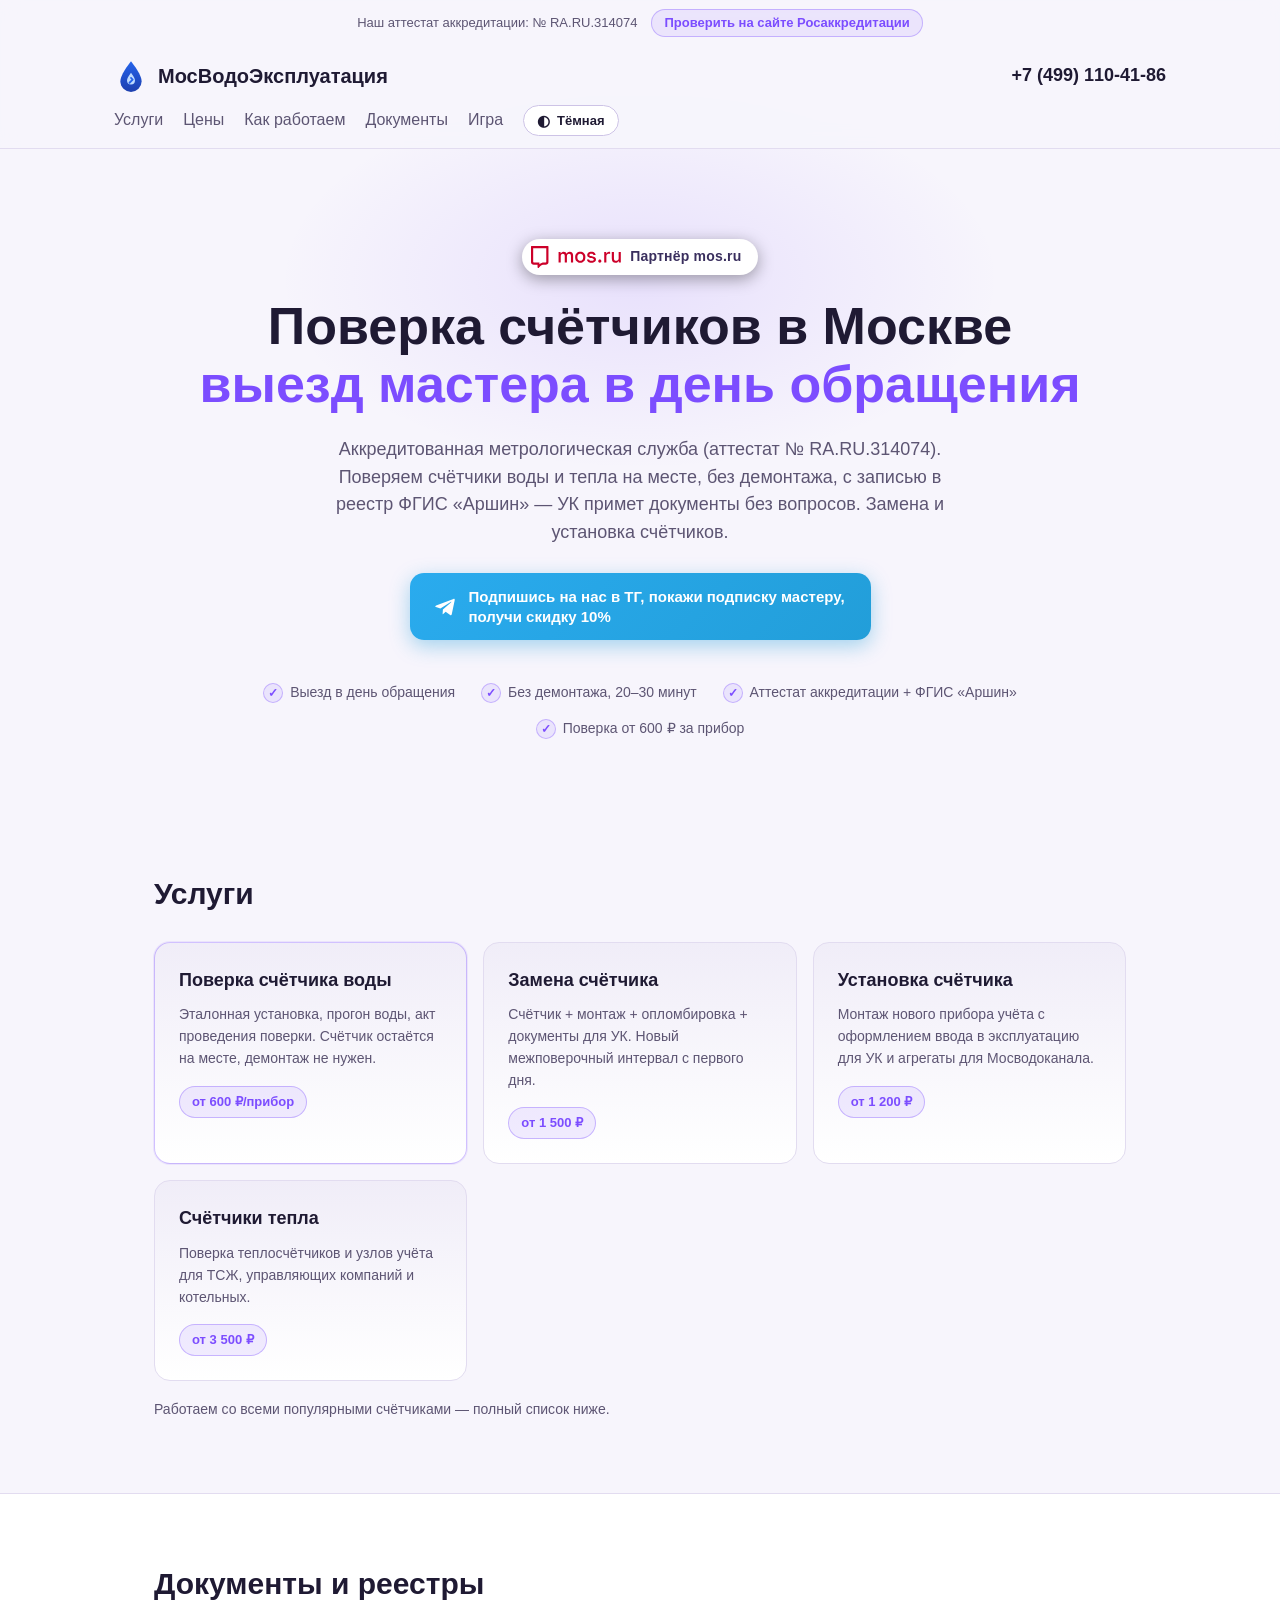
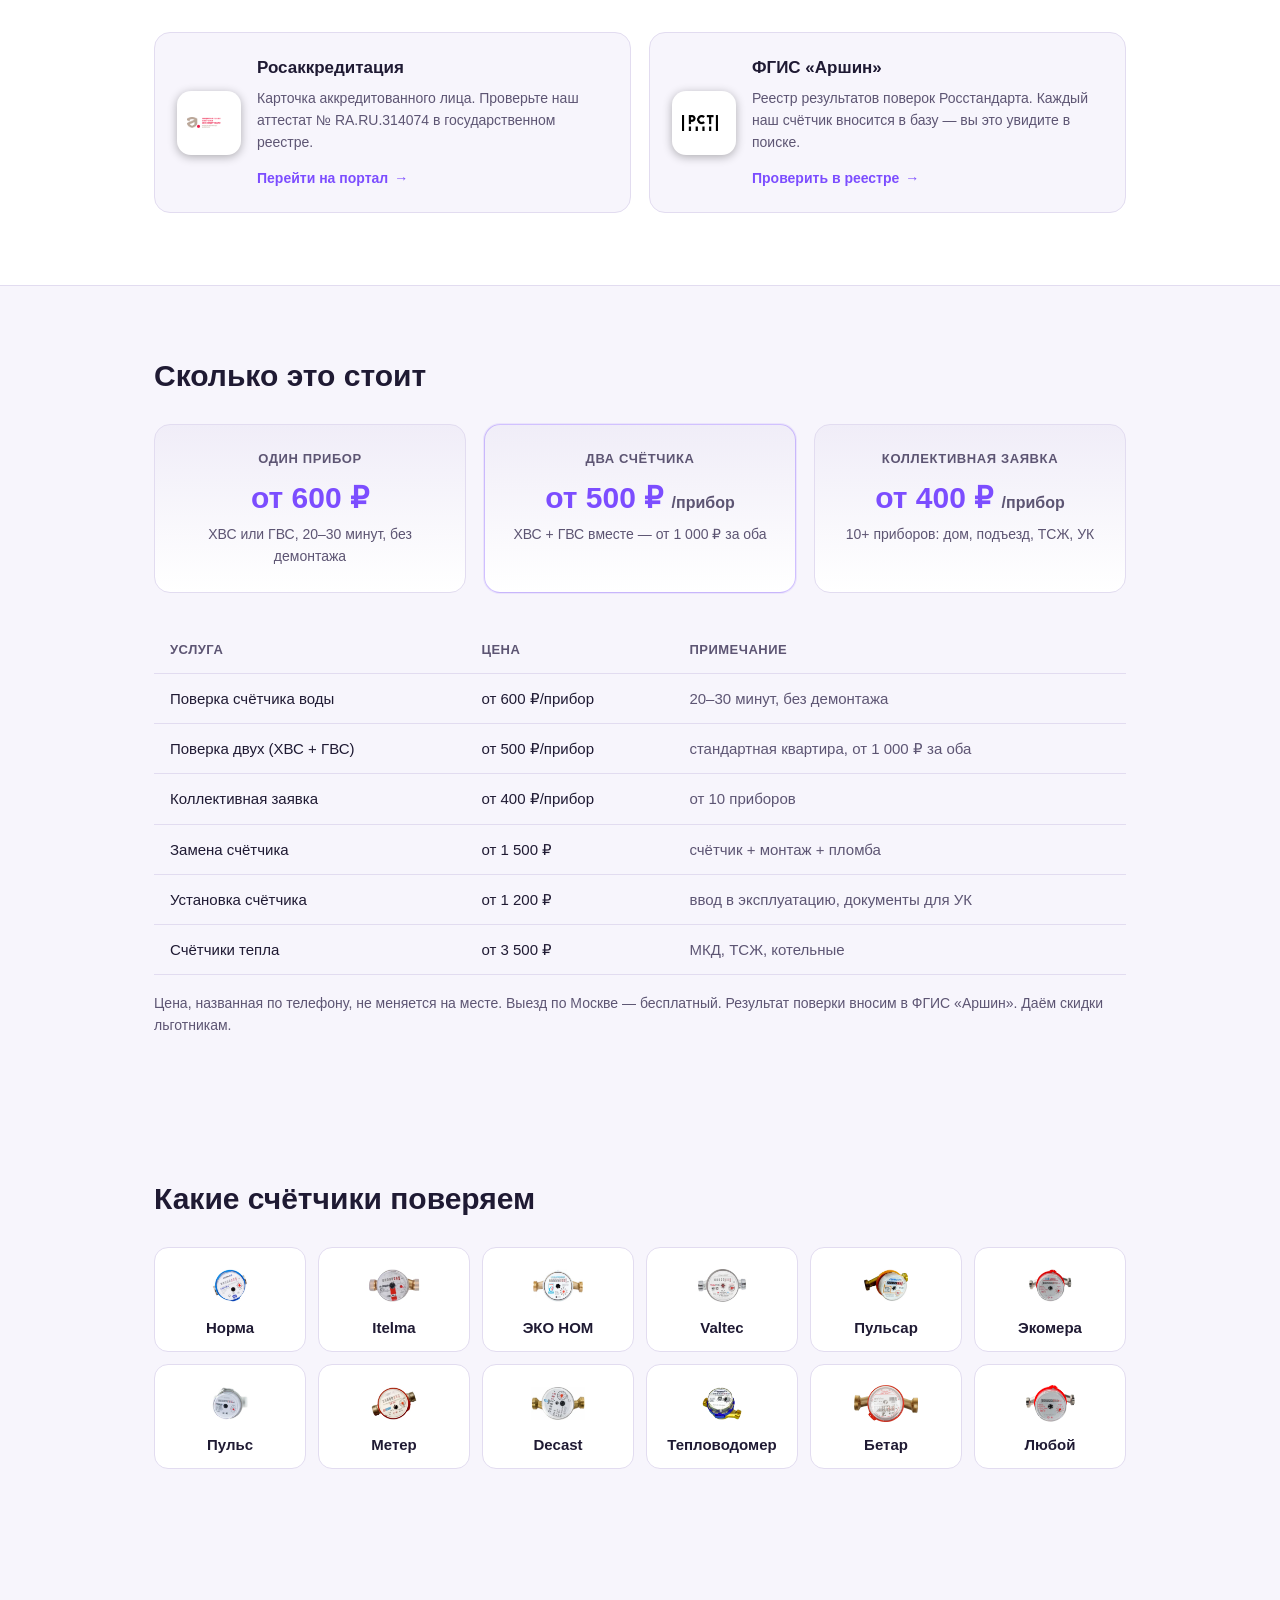
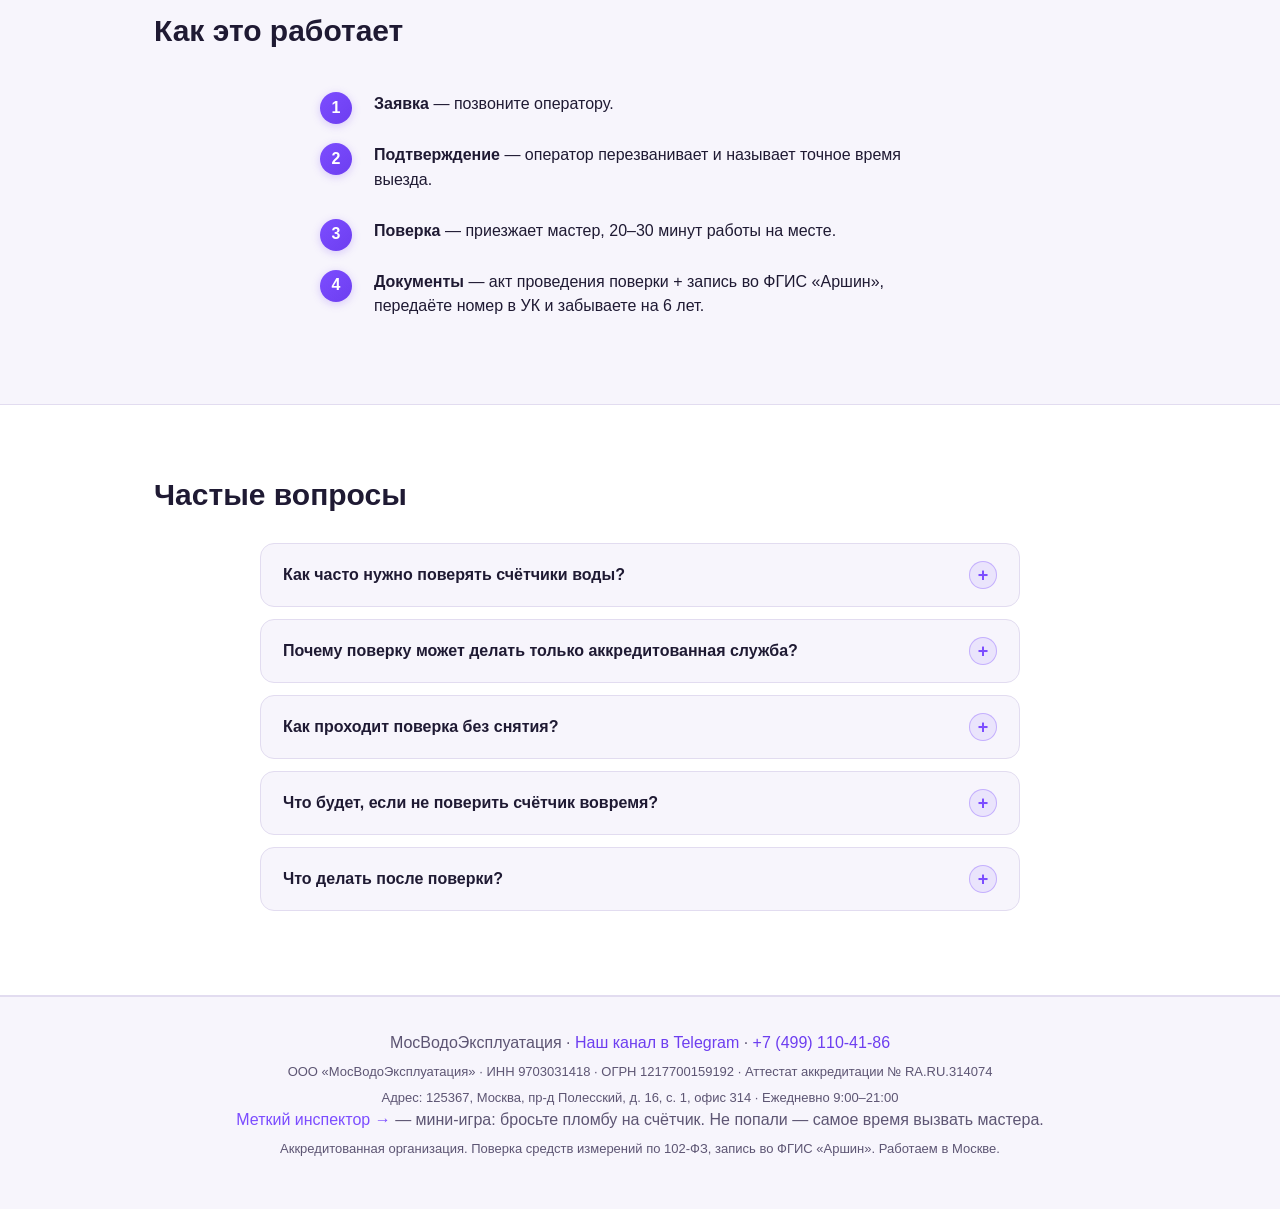
<file: index.html>
<!DOCTYPE html>
<html lang="ru">
<head>
<meta charset="UTF-8">
<meta name="viewport" content="width=device-width, initial-scale=1.0">
<title>МосВодоЭксплуатация — поверка счётчиков воды в Москве, аттестат аккредитации</title>
<meta name="description" content="Поверка счётчиков воды в Москве: от 400 ₽ за прибор, выезд в день обращения, поверка на месте без демонтажа, запись во ФГИС Аршин. Аттестат аккредитации № RA.RU.314074. Замена и установка счётчиков. Звоните +7 (499) 110-41-86.">
<meta property="og:title" content="МосВодоЭксплуатация — поверка счётчиков">
<meta property="og:description" content="Поверка от 400 ₽/прибор, выезд в день обращения, аттестат аккредитации + ФГИС Аршин. +7 (499) 110-41-86">
<meta property="og:type" content="website">
<link rel="icon" href="assets/logo.svg" type="image/svg+xml">
<script>window.MVE = { channel: "https://t.me/mosvodoexp", phoneLink: "tel:+74991104186", phoneText: "+7 (499) 110-41-86" };</script>
<script type="application/ld+json">
{
  "@context": "https://schema.org",
  "@type": "LocalBusiness",
  "@id": "https://poverka-mve.ru/#localbusiness",
  "name": "МосВодоЭксплуатация",
  "description": "Поверка счётчиков воды и тепла в Москве. Аккредитованная метрологическая служба, аттестат аккредитации № RA.RU.314074, запись результатов во ФГИС «Аршин».",
  "url": "https://poverka-mve.ru/",
  "telephone": "+7-499-110-41-86",
  "email": "info@мосводоэксплуатация.рф",
  "priceRange": "400-3900",
  "address": {
    "@type": "PostalAddress",
    "streetAddress": "пр-д Полесский, д. 16, с. 1, офис 314",
    "addressLocality": "Москва",
    "postalCode": "125367",
    "addressCountry": "RU"
  },
  "geo": {
    "@type": "GeoCoordinates",
    "latitude": 55.774051,
    "longitude": 37.665686
  },
  "openingHoursSpecification": {
    "@type": "OpeningHoursSpecification",
    "dayOfWeek": ["Monday","Tuesday","Wednesday","Thursday","Friday","Saturday","Sunday"],
    "opens": "09:00",
    "closes": "21:00"
  },
  "identifier": [
    { "@type": "PropertyValue", "name": "ОГРН", "value": "1217700159192" },
    { "@type": "PropertyValue", "name": "ИНН", "value": "9703031418" },
    { "@type": "PropertyValue", "name": "КПП", "value": "773301001" },
    { "@type": "PropertyValue", "name": "Аттестат аккредитации", "value": "№ RA.RU.314074" }
  ],
  "areaServed": { "@type": "City", "name": "Москва" }
}
</script>
<script type="application/ld+json">
{
  "@context": "https://schema.org",
  "@type": "Service",
  "@id": "https://poverka-mve.ru/#service",
  "name": "Поверка счётчиков воды в Москве",
  "description": "Аккредитованная поверка счётчиков воды на месте, без демонтажа, с записью во ФГИС «Аршин». Выезд в день обращения.",
  "url": "https://poverka-mve.ru/",
  "provider": { "@id": "https://poverka-mve.ru/#localbusiness" },
  "areaServed": { "@type": "City", "name": "Москва" }
}
</script>
<script type="application/ld+json">
{
  "@context": "https://schema.org",
  "@type": "FAQPage",
  "mainEntity": [
    {
      "@type": "Question",
      "name": "Как часто нужно поверять счётчики воды?",
      "acceptedAnswer": { "@type": "Answer", "text": "Счётчики холодной воды поверяются раз в 6 лет. Счётчики горячей воды, выпущенные до середины 2010-х годов, — раз в 4 года. Точный срок указан в паспорте прибора и в квитанции УК." }
    },
    {
      "@type": "Question",
      "name": "Почему поверку может делать только аккредитованная служба?",
      "acceptedAnswer": { "@type": "Answer", "text": "По ФЗ № 102 поверку средств измерений выполняют организации, аккредитованные в Росаккредитации. УК и расчётные центры принимают документы только таких служб, а доступ к госреестру «Аршин» есть только у организации с аттестатом." }
    },
    {
      "@type": "Question",
      "name": "Как проходит поверка без снятия?",
      "acceptedAnswer": { "@type": "Answer", "text": "Мастер приезжает с переносной эталонной установкой и работает в 4 этапа: внешний осмотр счётчика и пломб, проверка герметичности, прогон воды и сверка показаний прибора с эталоном. Демонтаж не нужен." }
    },
    {
      "@type": "Question",
      "name": "Что будет, если не поверить счётчик вовремя?",
      "acceptedAnswer": { "@type": "Answer", "text": "По закону просроченный счётчик считается непригодным, его показания не учитывают. УК переводит плату на норматив с повышающим коэффициентом — вместо 700–1 000 ₽ в месяц по счётчику приходит 3 000–7 000 ₽." }
    },
    {
      "@type": "Question",
      "name": "Что делать после поверки?",
      "acceptedAnswer": { "@type": "Answer", "text": "МосВодоЭксплуатация вносит результат в ФГИС «Аршин» и сообщает номер записи. Остаётся подать сведения в УК или ЕИРЦ — в Москве также через mos.ru, «Мосводоканал», Госуслуги, ГИС ЖКХ, МФЦ." }
    }
  ]
}
</script>
<link rel="stylesheet" href="styles.css">
<script src="theme.js" defer></script>
<!-- Yandex.Metrika counter -->
<script type="text/javascript">
   (function(m,e,t,r,i,k,a){m[i]=m[i]||function(){(m[i].a=m[i].a||[]).push(arguments)};
   m[i].l=1*new Date();k=e.createElement(t),a=e.getElementsByTagName(t)[0],
   k.async=1,k.src=r,a.parentNode.insertBefore(k,a)})
   (window,document,"script","https://mc.yandex.ru/metrika/tag.js","ym");

   ym(112874332, "init", {clickmap:true,trackLinks:true,accurateTrackBounce:true});
</script>
<noscript><div><img src="https://mc.yandex.ru/watch/112874332" style="position:absolute; left:-9999px;" alt="" /></div></noscript>
<!-- /Yandex.Metrika counter -->
<script>
document.addEventListener('click', function (e) {
  var a = e.target.closest ? e.target.closest('a[href^="tel:"]') : null;
  if (a && window.ym) { ym(112874332, 'reachGoal', 'zvonok'); }
});
</script>
</head>
<body>
<script>
  try {
    var t = localStorage.getItem('mve-theme');
    if (t !== 'dark') document.documentElement.setAttribute('data-theme', 'light');
  } catch (e) {}
</script>

<header class="top">
  <div class="topbar">
    <span class="topbar__text">Наш аттестат аккредитации: № RA.RU.314074</span>
    <a href="#" id="attestLink" class="topbar__link">Проверить на сайте Росаккредитации</a>
  </div>
  <div class="topbar-inner">
    <div class="brand-row">
      <div class="brand">
        <img src="assets/logo.svg" alt="МосВодоЭксплуатация" width="34" height="34">
        <span class="brand__name">МосВодоЭксплуатация</span>
      </div>
      <a href="tel:+74991104186" id="navPhone" class="header__phone">+7 (499) 110-41-86</a>
    </div>
    <nav>
      <a href="#services">Услуги</a>
      <a href="#prices">Цены</a>
      <a href="#how">Как работаем</a>
      <a href="#registry">Документы</a>
      <a href="game.html">Игра</a>
      <a href="tel:+74991104186" class="btn btn--ghost only-mobile">Позвонить</a>
      <button type="button" id="themeToggle" class="theme-toggle" aria-label="Переключить тему">
        <span class="theme-toggle__icon">◐</span>
        <span class="theme-toggle__label">Тёмная</span>
      </button>
    </nav>
  </div>
</header>

<section class="hero">
  <div class="hero__badges">
    <a class="badge-partner" href="https://www.mos.ru/" target="_blank" rel="nofollow">
      <img src="assets/mos-ru.svg" alt="mos.ru" width="22" height="22">
      <b>Партнёр mos.ru</b>
    </a>
  </div>
  <h1>Поверка счётчиков в Москве<br><span>выезд мастера в день обращения</span></h1>
  <p class="hero__sub">Аккредитованная метрологическая служба (аттестат № RA.RU.314074).
     Поверяем счётчики воды и тепла на месте, без демонтажа, с записью в реестр ФГИС «Аршин» —
     УК примет документы без вопросов. Замена и установка счётчиков.</p>
  <a class="tg-promo" href="https://t.me/mosvodoexp" target="_blank" rel="nofollow">
    <svg viewBox="0 0 24 24" aria-hidden="true"><path d="M9.78 18.65l.28-4.23 7.68-6.92c.34-.31-.07-.46-.52-.19L7.74 13.3 3.64 12c-.88-.25-.89-.86.2-1.3l15.97-6.16c.73-.33 1.43.18 1.15 1.3l-2.72 12.81c-.19.91-.74 1.13-1.5.71L12.6 16.3l-1.99 1.93c-.23.23-.42.42-.83.42z"/></svg>
    <span>Подпишись на нас в ТГ, покажи подписку мастеру, получи скидку 10%</span>
  </a>
  <ul class="hero__facts">
    <li>Выезд в день обращения</li>
    <li>Без демонтажа, 20–30 минут</li>
    <li>Аттестат аккредитации + ФГИС «Аршин»</li>
    <li>Поверка от 600 ₽ за прибор</li>
  </ul>
</section>

<section id="services" class="section">
  <h2>Услуги</h2>
  <div class="cards">
    <div class="card card--hot">
      <h3>Поверка счётчика воды</h3>
      <p>Эталонная установка, прогон воды, акт проведения поверки. Счётчик остаётся на месте, демонтаж не нужен.</p>
      <span class="card__tag">от 600 ₽/прибор</span>
    </div>
    <div class="card">
      <h3>Замена счётчика</h3>
      <p>Счётчик + монтаж + опломбировка + документы для УК. Новый межповерочный интервал с первого дня.</p>
      <span class="card__tag">от 1 500 ₽</span>
    </div>
    <div class="card">
      <h3>Установка счётчика</h3>
      <p>Монтаж нового прибора учёта с оформлением ввода в эксплуатацию для УК и агрегаты для Мосводоканала.</p>
      <span class="card__tag">от 1 200 ₽</span>
    </div>
    <div class="card">
      <h3>Счётчики тепла</h3>
      <p>Поверка теплосчётчиков и узлов учёта для ТСЖ, управляющих компаний и котельных.</p>
      <span class="card__tag">от 3 500 ₽</span>
    </div>
  </div>
  <p class="hint">Работаем со всеми популярными счётчиками — полный список ниже.</p>
</section>

<section id="registry" class="section section--alt">
  <div class="wrap">
    <h2>Документы и реестры</h2>
  <div class="registry">
    <a class="registry-card" href="https://pub.fsa.gov.ru/ral/view/34923/applicant" target="_blank" rel="nofollow">
      <span class="registry-card__img">
        <img src="assets/in-house-1.png" alt="Росаккредитация" width="48" height="48">
      </span>
      <span class="registry-card__body">
        <b>Росаккредитация</b>
        <p>Карточка аккредитованного лица. Проверьте наш аттестат № RA.RU.314074 в государственном реестре.</p>
        <em class="registry-card__go">Перейти на портал</em>
      </span>
    </a>
    <a class="registry-card" href="https://fgis.gost.ru/fundmetrology/cm/results?search=%D0%BC%D0%BE%D1%81%D0%B2%D0%BE%D0%B4%D0%BE%D1%8D%D0%BA%D1%81%D0%BF%D0%BB%D1%83%D0%B0%D1%82%D0%B0%D1%86%D0%B8%D1%8F" target="_blank" rel="nofollow">
      <span class="registry-card__img">
        <img src="assets/in-house-2.png" alt="ФГИС Аршин" width="48" height="48">
      </span>
      <span class="registry-card__body">
        <b>ФГИС «Аршин»</b>
        <p>Реестр результатов поверок Росстандарта. Каждый наш счётчик вносится в базу — вы это увидите в поиске.</p>
        <em class="registry-card__go">Проверить в реестре</em>
      </span>
    </a>
  </div>
  </div>
</section>

<section id="prices" class="section">
  <h2>Сколько это стоит</h2>
  <div class="pricegrid">
    <div class="pricecard">
      <h3>Один прибор</h3>
      <p class="pricecard__price">от 600 ₽</p>
      <p class="pricecard__note">ХВС или ГВС, 20–30 минут, без демонтажа</p>
    </div>
    <div class="pricecard pricecard--hot">
      <h3>Два счётчика</h3>
      <p class="pricecard__price">от 500 ₽ <small>/прибор</small></p>
      <p class="pricecard__note">ХВС + ГВС вместе — от 1 000 ₽ за оба</p>
    </div>
    <div class="pricecard">
      <h3>Коллективная заявка</h3>
      <p class="pricecard__price">от 400 ₽ <small>/прибор</small></p>
      <p class="pricecard__note">10+ приборов: дом, подъезд, ТСЖ, УК</p>
    </div>
  </div>
  <table class="pricetable">
    <tr><th>Услуга</th><th>Цена</th><th>Примечание</th></tr>
    <tr><td>Поверка счётчика воды</td><td>от 600 ₽/прибор</td><td>20–30 минут, без демонтажа</td></tr>
    <tr><td>Поверка двух (ХВС + ГВС)</td><td>от 500 ₽/прибор</td><td>стандартная квартира, от 1 000 ₽ за оба</td></tr>
    <tr><td>Коллективная заявка</td><td>от 400 ₽/прибор</td><td>от 10 приборов</td></tr>
    <tr><td>Замена счётчика</td><td>от 1 500 ₽</td><td>счётчик + монтаж + пломба</td></tr>
    <tr><td>Установка счётчика</td><td>от 1 200 ₽</td><td>ввод в эксплуатацию, документы для УК</td></tr>
    <tr><td>Счётчики тепла</td><td>от 3 500 ₽</td><td>МКД, ТСЖ, котельные</td></tr>
  </table>
  <p class="hint">Цена, названная по телефону, не меняется на месте. Выезд по Москве — бесплатный. Результат поверки вносим в ФГИС «Аршин». Даём скидки льготникам.</p>
</section>

<section class="section" id="brands">
  <h2>Какие счётчики поверяем</h2>
  <div class="brands">
    <div class="brand-tile"><img src="assets/brands/norma.jpg" alt="Норма" loading="lazy"><span>Норма</span></div>
    <div class="brand-tile"><img src="assets/brands/itelma.jpg" alt="Itelma" loading="lazy"><span>Itelma</span></div>
    <div class="brand-tile"><img src="assets/brands/eko-nom.jpg" alt="ЭКО НОМ" loading="lazy"><span>ЭКО НОМ</span></div>
    <div class="brand-tile"><img src="assets/brands/valtec.jpg" alt="Valtec" loading="lazy"><span>Valtec</span></div>
    <div class="brand-tile"><img src="assets/brands/pulsar.jpg" alt="Пульсар" loading="lazy"><span>Пульсар</span></div>
    <div class="brand-tile"><img src="assets/brands/ekomera.jpg" alt="Экомера" loading="lazy"><span>Экомера</span></div>
    <div class="brand-tile"><img src="assets/brands/puls.jpg" alt="Пульс" loading="lazy"><span>Пульс</span></div>
    <div class="brand-tile"><img src="assets/brands/meter.jpg" alt="Метер" loading="lazy"><span>Метер</span></div>
    <div class="brand-tile"><img src="assets/brands/decast.jpg" alt="Decast" loading="lazy"><span>Decast</span></div>
    <div class="brand-tile"><img src="assets/brands/teplovodomer.jpg" alt="Тепловодомер" loading="lazy"><span>Тепловодомер</span></div>
    <div class="brand-tile"><img src="assets/brands/betar.png" alt="Бетар" loading="lazy"><span>Бетар</span></div>
    <div class="brand-tile"><img src="assets/brands/other.png" alt="Любой" loading="lazy"><span>Любой</span></div>
  </div>
</section>

<section id="how" class="section">
  <h2>Как это работает</h2>
  <ol class="steps">
    <li><b>Заявка</b> — позвоните оператору.</li>
    <li><b>Подтверждение</b> — оператор перезванивает и называет точное время выезда.</li>
    <li><b>Поверка</b> — приезжает мастер, 20–30 минут работы на месте.</li>
    <li><b>Документы</b> — акт проведения поверки + запись во ФГИС «Аршин», передаёте номер в УК и забываете на 6 лет.</li>
  </ol>
</section>

<section class="section section--alt">
  <div class="wrap">
  <h2>Частые вопросы</h2>
  <div class="faq">
    <details class="faq__item">
      <summary>Как часто нужно поверять счётчики воды?</summary>
      <p>Счётчики холодной воды поверяются раз в 6 лет. Счётчики горячей воды, выпущенные до середины 2010-х годов, — раз в 4 года. Точный срок указан в паспорте прибора и в квитанции УК. Не ждите последнего дня: подать документы нужно за 3 месяца до окончания срока, после 90 дней просрочки плата переходит на норматив с повышающим коэффициентом.</p>
    </details>
    <details class="faq__item">
      <summary>Почему поверку может делать только аккредитованная служба?</summary>
      <p>По ФЗ № 102 поверку средств измерений выполняют организации, аккредитованные в Росаккредитации. УК и расчётные центры принимают документы только таких служб, а доступ к госреестру «Аршин» есть только у организации с аттестатом. У нас он есть — № RA.RU.314074, проверяется на портале Росаккредитации.</p>
    </details>
    <details class="faq__item">
      <summary>Как проходит поверка без снятия?</summary>
      <p>Мастер приезжает с переносной эталонной установкой и работает в 4 этапа: внешний осмотр счётчика и пломб, проверка герметичности, прогон воды и сверка показаний прибора с эталоном. Демонтаж не нужен. При неисправности оформляется протокол и предлагается замена счётчика.</p>
    </details>
    <details class="faq__item">
      <summary>Что будет, если не поверить счётчик вовремя?</summary>
      <p>По закону просроченный счётчик считается непригодным, его показания не учитывают. УК переводит плату на норматив с повышающим коэффициентом — вместо 700–1 000 ₽ в месяц по счётчику приходит 3 000–7 000 ₽. Одна поверка закрывает проблему на 6 лет.</p>
    </details>
    <details class="faq__item">
      <summary>Что делать после поверки?</summary>
      <p>Мы вносим результат в ФГИС «Аршин» и сообщаем номер записи. Вам остаётся подать сведения в свою УК или ЕИРЦ (в Москве также через mos.ru, «Мосводоканал», Госуслуги, ГИС ЖКХ, МФЦ). Часто достаточно номера записи в «Аршине».</p>
    </details>
  </div>
  </div>
</section>

<section class="attestmodal" id="attestModal" aria-hidden="true">
  <div class="attestmodal__box">
    <button class="attestmodal__close" id="attestClose" type="button" aria-label="Закрыть">×</button>
    <img class="attestmodal__photo" src="assets/attestation.jpg" alt="Аттестат аккредитации № RA.RU.314074">
    <p>Аттестат аккредитации № RA.RU.314074. Проверьте подлинность в реестре Росаккредитации:</p>
    <a class="btn btn--primary btn--full" href="https://pub.fsa.gov.ru/ral/view/34923/applicant" target="_blank" rel="nofollow">Проверить на pub.fsa.gov.ru</a>
  </div>
</section>

<footer class="footer">
  <p>МосВодоЭксплуатация · <a href="https://t.me/mosvodoexp" id="footerChannel">Наш канал в Telegram</a> · <a href="tel:+74991104186" id="footerPhone">+7 (499) 110-41-86</a></p>
  <p class="footer__small">ООО «МосВодоЭксплуатация» · ИНН 9703031418 · ОГРН 1217700159192 · Аттестат аккредитации № RA.RU.314074</p>
  <p class="footer__small">Адрес: 125367, Москва, пр-д Полесский, д. 16, с. 1, офис 314 · Ежедневно 9:00–21:00</p>
  <p><a href="game.html" style="color:var(--accent)">Меткий инспектор →</a> — мини-игра: бросьте пломбу на счётчик. Не попали — самое время вызвать мастера.</p>
  <p class="footer__small">Аккредитованная организация. Поверка средств измерений по 102-ФЗ, запись во ФГИС «Аршин». Работаем в Москве.</p>
</footer>

<script>
(function () {
  var K = window.MVE;
  ['navPhone', 'footerPhone'].forEach(function (id) {
    var el = document.getElementById(id);
    if (!el) return;
    el.href = K.phoneLink;
  });
  document.getElementById('navPhone').textContent = K.phoneText;

  var modal = document.getElementById('attestModal');
  document.getElementById('attestLink').addEventListener('click', function (e) {
    e.preventDefault();
    modal.setAttribute('aria-hidden', 'false');
    document.body.style.overflow = 'hidden';
  });
  function closeModal() {
    modal.setAttribute('aria-hidden', 'true');
    document.body.style.overflow = '';
  }
  document.getElementById('attestClose').addEventListener('click', closeModal);
  modal.addEventListener('click', function (e) {
    if (e.target === modal) closeModal();
  });
  document.addEventListener('keydown', function (e) {
    if (e.key === 'Escape') closeModal();
  });
})();
</script>
</body>
</html>
</file>
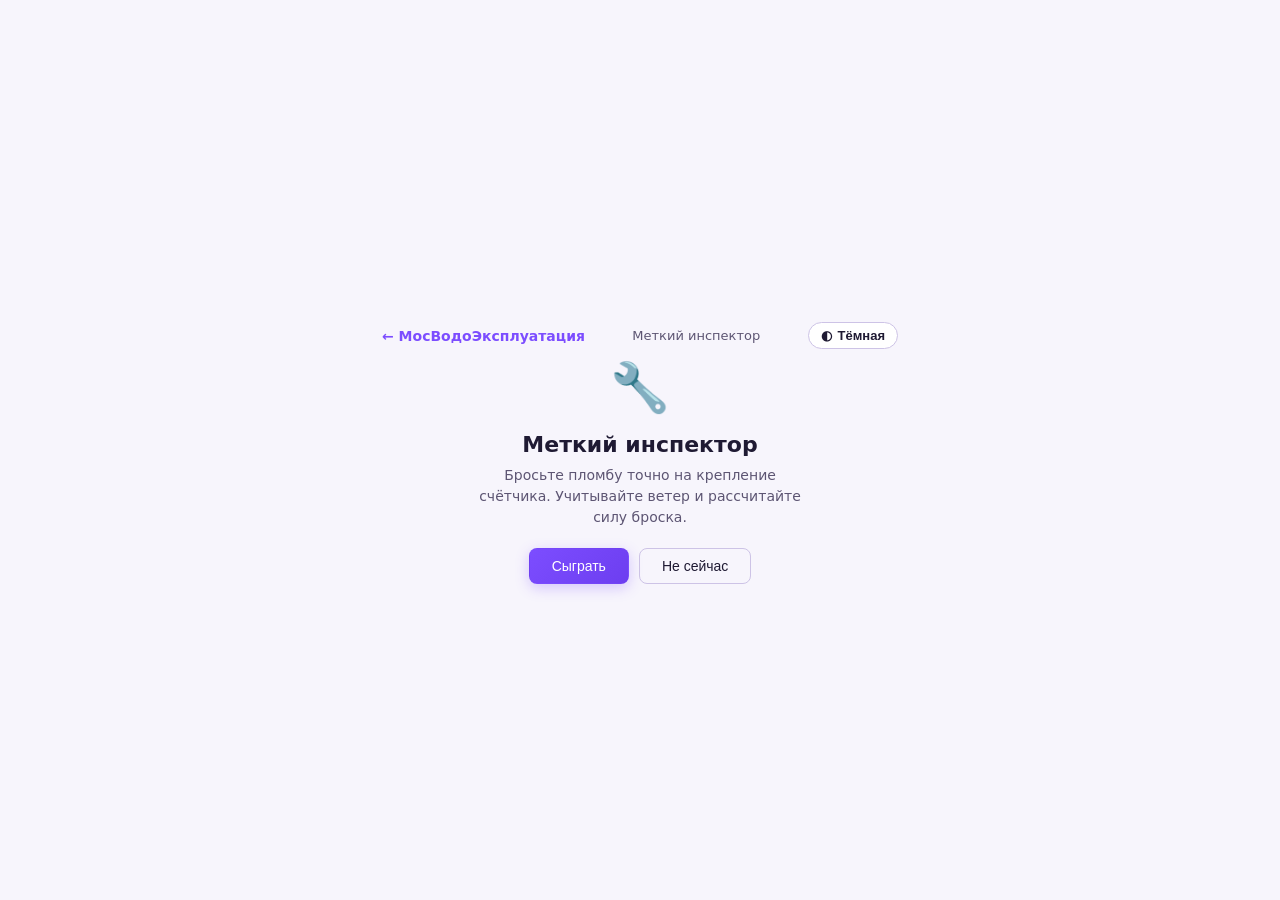
<file: game.html>
<!DOCTYPE html>
<html lang="ru">
<head>
<meta charset="UTF-8">
<meta name="viewport" content="width=device-width, initial-scale=1.0">
<title>Меткий инспектор — МосВодоЭксплуатация</title>
<script src="theme.js" defer></script>
<link rel="icon" href="assets/logo.svg" type="image/svg+xml">
<!-- Yandex.Metrika counter -->
<script type="text/javascript">
   (function(m,e,t,r,i,k,a){m[i]=m[i]||function(){(m[i].a=m[i].a||[]).push(arguments)};
   m[i].l=1*new Date();k=e.createElement(t),a=e.getElementsByTagName(t)[0],
   k.async=1,k.src=r,a.parentNode.insertBefore(k,a)})
   (window,document,"script","https://mc.yandex.ru/metrika/tag.js","ym");

   ym(112874332, "init", {clickmap:true,trackLinks:true,accurateTrackBounce:true});
</script>
<noscript><div><img src="https://mc.yandex.ru/watch/112874332" style="position:absolute; left:-9999px;" alt="" /></div></noscript>
<!-- /Yandex.Metrika counter -->
<script>
document.addEventListener('click', function (e) {
  var a = e.target.closest ? e.target.closest('a[href^="tel:"]') : null;
  if (a && window.ym) { ym(112874332, 'reachGoal', 'zvonok'); }
});
</script>
<style>
*{margin:0;padding:0;box-sizing:border-box}
:root,[data-theme="dark"]{
  --g-bg:#120e1f;--g-text:#e9e4f5;--g-muted:#9a90b8;--g-accent:#a678ff;--g-deep:#7c4dff;
  --g-glow:rgba(124,77,255,.4);--g-line:#3a2f5e;--g-hover:#2a2140;--g-panel:#1a1430;
  --g-track:#3a2f5e;--g-scale:#6a5f8a;--g-dis:#555;--g-shade:#2a2140;
}
[data-theme="light"]{
  --g-bg:#f7f5fc;--g-text:#1f1a33;--g-muted:#5d5573;--g-accent:#7c4dff;--g-deep:#6d3ef0;
  --g-glow:rgba(124,77,255,.28);--g-line:#cdc3e6;--g-hover:#e3dcf4;--g-panel:#fff;
  --g-track:#cdc3e6;--g-scale:#8a80a6;--g-dis:#9a93b2;--g-shade:#d9d2ea;
  color-scheme:light;
}
body{font-family:system-ui,-apple-system,sans-serif;background:var(--g-bg);color:var(--g-text);display:flex;flex-direction:column;align-items:center;justify-content:center;min-height:100vh;padding:16px}

#gate{text-align:center;max-width:340px}
#gate h1{font-size:22px;font-weight:600;margin-bottom:8px;color:var(--g-text)}
#gate p{font-size:14px;color:var(--g-muted);line-height:1.5;margin-bottom:20px}
.icon-big{font-size:48px;margin-bottom:16px;display:block}
.btn-row{display:flex;gap:10px;justify-content:center}
button{padding:9px 22px;border-radius:8px;border:1px solid var(--g-line);background:transparent;color:var(--g-text);font-size:14px;cursor:pointer;transition:background .15s}
button:hover{background:var(--g-hover)}
button.primary{background:linear-gradient(135deg,var(--g-accent),var(--g-deep));border-color:transparent;color:#fff;box-shadow:0 4px 14px var(--g-glow)}
button.primary:hover{background:linear-gradient(135deg,#b18aff,#8b5cf6)}

#game-wrap{display:none;flex-direction:column;align-items:center;gap:10px}
#hud{width:520px;max-width:100%;display:flex;justify-content:space-between;align-items:center;flex-wrap:wrap;gap:4px 14px;font-size:13px;color:var(--g-muted)}
#hud b{color:var(--g-text)}

.topbar{width:520px;max-width:100%;display:flex;justify-content:space-between;align-items:center;padding:6px 2px 10px}
.topbar__link{color:var(--g-accent);text-decoration:none;font-weight:700;font-size:14px}
.topbar__link:hover{color:var(--g-text)}
.topbar__title{color:var(--g-muted);font-size:13px}
.theme-toggle{display:inline-flex;align-items:center;gap:6px;background:var(--g-panel);border:1px solid var(--g-line);color:var(--g-text);border-radius:999px;padding:5px 12px;font-size:13px;font-weight:600;cursor:pointer}
.theme-toggle:hover{border-color:var(--g-accent);color:var(--g-accent)}

canvas{border-radius:10px;border:1px solid var(--g-line);display:block;touch-action:none;max-width:100%;height:auto}

#ui-bar{width:520px;max-width:100%;display:flex;align-items:flex-end;gap:14px;flex-wrap:wrap;background:var(--g-panel);border:1px solid var(--g-line);border-radius:12px;padding:12px 14px}
.ctl{flex:1;min-width:150px}
label{font-size:13px;color:var(--g-muted);display:flex;align-items:center;gap:6px;margin-bottom:8px;font-weight:700}
label .val{background:linear-gradient(135deg,var(--g-accent),var(--g-deep));color:#fff;border-radius:6px;padding:2px 9px;font-size:13px;min-width:34px;text-align:center}
input[type=range]{width:100%;height:10px;-webkit-appearance:none;appearance:none;background:linear-gradient(90deg,var(--g-deep),var(--g-accent));border-radius:6px;cursor:pointer;box-shadow:inset 0 1px 3px rgba(0,0,0,.45)}
input[type=range]::-webkit-slider-thumb{-webkit-appearance:none;appearance:none;width:24px;height:24px;border-radius:50%;background:#fff;border:4px solid var(--g-deep);box-shadow:0 1px 5px rgba(0,0,0,.55)}
input[type=range]::-moz-range-thumb{width:16px;height:16px;border-radius:50%;background:#fff;border:4px solid var(--g-deep);box-shadow:0 1px 5px rgba(0,0,0,.55)}
.scale{display:flex;justify-content:space-between;font-size:11px;color:var(--g-scale);margin-top:5px;font-weight:600}
#throw-btn{padding:12px 26px;background:linear-gradient(135deg,var(--g-accent),var(--g-deep));border:none;border-radius:10px;color:#fff;font-size:15px;font-weight:700;cursor:pointer;white-space:nowrap;box-shadow:0 2px 6px var(--g-glow)}
#throw-btn:hover{background:linear-gradient(135deg,#b18aff,#8b5cf6)}
#throw-btn:disabled{background:var(--g-hover);color:var(--g-dis);cursor:default;box-shadow:none}

#msg-bar{height:22px;font-size:14px;font-weight:500;color:var(--g-text);text-align:center}
#restart-btn{display:none;padding:9px 22px;border-radius:8px;border:1px solid var(--g-line);background:transparent;color:var(--g-text);font-size:14px;cursor:pointer}
#restart-btn:hover{background:var(--g-hover)}

@media (max-width:640px){
  button{min-height:44px}
  .theme-toggle{min-height:44px;min-width:44px;justify-content:center}
  #throw-btn{min-height:44px}
  #gate p{font-size:15px}
}
</style>
</head>
<body>
<script>
  try {
    var t = localStorage.getItem('mve-theme');
    if (t !== 'dark') document.documentElement.setAttribute('data-theme', 'light');
  } catch (e) {}
</script>

<div class="topbar">
  <a class="topbar__link" href="index.html">← МосВодоЭксплуатация</a>
  <span class="topbar__title">Меткий инспектор</span>
  <button type="button" id="themeToggle" class="theme-toggle" aria-label="Переключить тему"><span>◐</span><span class="theme-toggle__label">Тёмная</span></button>
</div>

<div id="gate">
  <span class="icon-big">🔧</span>
  <h1>Меткий инспектор</h1>
  <p>Бросьте пломбу точно на крепление счётчика. Учитывайте ветер и рассчитайте силу броска.</p>
  <div class="btn-row">
    <button class="primary" id="start-btn">Сыграть</button>
    <button id="skip-btn">Не сейчас</button>
  </div>
</div>

<div id="game-wrap">
  <div id="hud">
    <span>Уровень: <b id="lv">1</b></span>
    <span>Счёт: <b id="sc">0</b></span>
    <span>Идеально: <b id="st">☆☆☆☆☆</b></span>
    <span>Ветер: <b id="wd">—</b></span>
    <span>Попыток: <b id="at">3</b></span>
  </div>
  <canvas id="c" width="480" height="360"></canvas>
  <div id="msg-bar"></div>
  <div id="ui-bar">
    <div id="angle-wrap" class="ctl">
      <label for="angle">Угол броска <span class="val" id="av">45</span>°</label>
      <input type="range" id="angle" min="10" max="80" value="45" step="1">
      <div class="scale"><span>10°</span><span>80°</span></div>
    </div>
    <div id="power-wrap" class="ctl">
      <label for="power">Сила <span class="val" id="pv">50</span>%</label>
      <input type="range" id="power" min="20" max="100" value="50" step="1">
      <div class="scale"><span>20%</span><span>100%</span></div>
    </div>
    <button id="throw-btn">Бросить</button>
  </div>
  <button id="restart-btn">Следующий уровень</button>
</div>

<script>
const gate=document.getElementById('gate');
const gw=document.getElementById('game-wrap');
const cv=document.getElementById('c');
const ctx=cv.getContext('2d');
const W=480,H=360;

const lvEl=document.getElementById('lv');
const scEl=document.getElementById('sc');
const stEl=document.getElementById('st');
const wdEl=document.getElementById('wd');
const atEl=document.getElementById('at');
const msgEl=document.getElementById('msg-bar');
const throwBtn=document.getElementById('throw-btn');
const restartBtn=document.getElementById('restart-btn');
const angleIn=document.getElementById('angle');
const powerIn=document.getElementById('power');
const avEl=document.getElementById('av');
const pvEl=document.getElementById('pv');

document.getElementById('start-btn').onclick=()=>{gate.style.display='none';gw.style.display='flex';startLevel();};
document.getElementById('skip-btn').onclick=()=>{gate.style.display='none';};
angleIn.oninput=()=>{avEl.textContent=angleIn.value;if(!flying)draw();};
powerIn.oninput=()=>{pvEl.textContent=powerIn.value;if(!flying)draw();};

let score=0,level=1,attempts=3,flying=false,raf=null;
let seal={x:0,y:0,vx:0,vy:0,r:8};
let target={x:0,y:0,w:24,h:10};
let wind=0;
let trailPts=[];
let boom=null;
let sealLanded=false;
let levelStars=0;
let perfectRewards=[];

const LEVELS=[
  {wind:0,targetX:0.72,targetY:0.38},
  {wind:0.04,targetX:0.68,targetY:0.32},
  {wind:-0.05,targetX:0.75,targetY:0.44},
  {wind:0.07,targetX:0.65,targetY:0.28},
  {wind:-0.08,targetX:0.78,targetY:0.35},
];

function levelConf(){return LEVELS[Math.min(level-1,LEVELS.length-1)];}

function startLevel(){
  if(level>LEVELS.length){
    const ideal=perfectRewards.filter(Boolean).length;
    msgEl.textContent='Все уровни пройдены! Счёт: '+score+' · Идеально на '+ideal+' из '+LEVELS.length;
    msgEl.style.color='#b09cff';
    restartBtn.style.display='block';
    restartBtn.textContent='Сыграть заново от 1 уровня';
    restartBtn.onclick=()=>{score=0;perfectRewards=[];level=1;startLevel();};
    throwBtn.disabled=true;
    return;
  }
  const conf=levelConf();
  wind=conf.wind+(Math.random()-0.5)*0.02;
  target.x=W*conf.targetX;
  target.y=H*conf.targetY;
  attempts=3;
  levelStars=0;
  flying=false;sealLanded=false;
  trailPts=[];boom=null;
  resetSeal();
  updateHUD();
  throwBtn.disabled=false;
  restartBtn.style.display='none';
  msgEl.textContent='';
  draw();
}

function resetSeal(){
  seal.x=44;seal.y=H-60;
  seal.vx=0;seal.vy=0;
}

function updateHUD(){
  lvEl.textContent=level;
  scEl.textContent=score;
  atEl.textContent=attempts;
  const s='★'.repeat(perfectRewards.filter(Boolean).length)+'☆'.repeat(LEVELS.length-perfectRewards.filter(Boolean).length);
  stEl.textContent=s;
  const wStr=wind===0?'нет':((wind>0?'+':'')+Math.round(wind*100)+'%');
  wdEl.textContent=wStr;
}

function launch(){
  if(flying||sealLanded)return;
  const a=parseInt(angleIn.value)*Math.PI/180;
  const p=parseInt(powerIn.value)/100;
  const spd=p*14;
  seal.vx=Math.cos(a)*spd;
  seal.vy=-Math.sin(a)*spd;
  trailPts=[[seal.x,seal.y]];
  flying=true;
  throwBtn.disabled=true;
  boom=null;
  animate();
}

throwBtn.onclick=launch;
restartBtn.onclick=()=>{level++;startLevel();};

function animate(){
  if(!flying)return;
  const G=0.32;
  seal.vy+=G;
  seal.vx+=wind;
  seal.x+=seal.vx;
  seal.y+=seal.vy;
  trailPts.push([seal.x,seal.y]);
  if(trailPts.length>40)trailPts.shift();

  const hit=Math.abs(seal.x-target.x)<target.w/2+seal.r&&Math.abs(seal.y-target.y)<target.h/2+seal.r;
  if(hit){
    flying=false;sealLanded=true;
    const dist=Math.hypot(seal.x-target.x,seal.y-target.y);
    const perfect=dist<10;
    let pts=perfect?100:60;
    let stars=perfect?2:1;
    if(dist<4)stars=3;
    score+=pts;
    levelStars=Math.max(levelStars,stars);
    if(stars===3&&!perfectRewards[level-1]){perfectRewards[level-1]=true;}
    boom={x:seal.x,y:seal.y,ok:true,t:0};
    msgEl.textContent=(stars===3?'Идеально! +'+pts+' ★':'Попал! +'+pts);
    msgEl.style.color=stars===3?'#b09cff':'#9bd0ff';
    updateHUD();
    draw();
    setTimeout(()=>{restartBtn.style.display='block';restartBtn.textContent='Уровень '+(level+1)+' →';},700);
    return;
  }

  if(seal.y>H+20||seal.x>W+20||seal.x<-20){
    flying=false;
    attempts--;
    boom={x:Math.min(Math.max(seal.x,10),W-10),y:Math.min(seal.y,H-10),ok:false,t:0};
    updateHUD();
    if(attempts<=0){
      msgEl.textContent='Попытки кончились. Уровень заново.';
      msgEl.style.color='#e05560';
      draw();
      setTimeout(()=>{
        restartBtn.style.display='block';
        restartBtn.textContent='Попробовать снова';
        restartBtn.onclick=()=>{attempts=3;flying=false;sealLanded=false;trailPts=[];boom=null;resetSeal();updateHUD();throwBtn.disabled=false;restartBtn.style.display='none';msgEl.textContent='';draw();};
      },600);
    } else {
      msgEl.textContent='Мимо! Осталось попыток: '+attempts;
      msgEl.style.color='#e09050';
      draw();
      setTimeout(()=>{resetSeal();flying=false;trailPts=[];boom=null;throwBtn.disabled=false;draw();},700);
    }
    return;
  }
  draw();
  raf=requestAnimationFrame(animate);
}

function drawMeter(){
  const mx=target.x,my=target.y;
  ctx.fillStyle='#3f3560';
  ctx.fillRect(mx-30,my-20,60,48);
  ctx.fillStyle='#2c2448';
  ctx.fillRect(mx-24,my-14,48,28);
  ctx.strokeStyle='#b09cff';ctx.lineWidth=1;
  ctx.strokeRect(mx-24,my-14,48,28);
  ctx.fillStyle='#3a2f5e';
  ctx.fillRect(mx-18,my-8,36,16);
  ctx.fillStyle='#b09cff';ctx.font='bold 9px sans-serif';ctx.textAlign='center';
  ctx.fillText('м³',mx,my+4);
  ctx.fillStyle='#8a7faa';
  ctx.fillRect(mx-4,my+28,8,10);
  ctx.fillRect(mx-14,my+36,28,6);
  ctx.fillStyle='#b4a8d0';
  ctx.font='10px sans-serif';ctx.textAlign='center';
  ctx.fillText('ИВК-201',mx,my+64);

  const cols=['#8b8f98','#c8ccd4','#8b8f98'];
  cols.forEach((c,i)=>{ctx.fillStyle=c;ctx.fillRect(target.x-target.w/2+i*10,target.y-target.h/2-5,8,3);});
  ctx.fillStyle='#ffd75e';
  ctx.fillRect(target.x-target.w/2,target.y-target.h/2,target.w,target.h);
  ctx.strokeStyle='#e8b84a';ctx.lineWidth=1;
  ctx.strokeRect(target.x-target.w/2,target.y-target.h/2,target.w,target.h);
  ctx.fillStyle='#3a2a00';ctx.font='bold 7px sans-serif';ctx.textAlign='center';
  ctx.fillText('ПЛОМБА',target.x,target.y+3);
}

function drawWall(){
  ctx.fillStyle=readCssVar('--g-track','#241c3c');
  ctx.fillRect(W*0.55,0,W*0.45,H);
  ctx.strokeStyle=readCssVar('--g-line','#322a52');ctx.lineWidth=1;
  for(let y=20;y<H;y+=30){
    for(let x=Math.ceil(W*0.55/80)*80;x<W;x+=80){
      ctx.strokeRect(x+(y%60<30?0:40),y,78,28);
    }
  }
  ctx.strokeStyle=readCssVar('--g-shade','#2a2140');
  for(let y=20;y<H;y+=30)ctx.strokeRect(W*0.55,y,W,28);
}

function drawPerson(){
  const px=44,py=H-60;
  ctx.fillStyle='#f2f5f9';
  ctx.beginPath();ctx.arc(px,py-32,11,Math.PI,0);ctx.closePath();ctx.fill();
  ctx.fillStyle='#9fb4d9';
  ctx.beginPath();ctx.arc(px,py-32,11,Math.PI*0.82,Math.PI*1.18);ctx.closePath();ctx.fill();
  ctx.fillStyle='#d9e2ee';
  ctx.fillRect(px+3,py-27,9,3);
  ctx.fillStyle='#b9c8de';
  ctx.fillRect(px-13,py-33,26,3);
  ctx.fillStyle='#e0b48a';
  ctx.beginPath();ctx.arc(px,py-23,7,0,Math.PI*2);ctx.fill();
  ctx.fillStyle='#7c4dff';
  ctx.beginPath();
  ctx.moveTo(px-11,py-14);ctx.lineTo(px+11,py-14);
  ctx.lineTo(px+9,py+4);ctx.lineTo(px-9,py+4);ctx.closePath();ctx.fill();
  ctx.fillRect(px-12,py-13,4,16);ctx.fillRect(px+8,py-13,4,16);
  ctx.fillRect(px-10,py+4,8,18);ctx.fillRect(px+2,py+4,8,18);
  ctx.fillStyle='#a678ff';
  ctx.fillRect(px-9,py-2,18,3);
  ctx.strokeStyle='#6a3dd0';ctx.lineWidth=1;
  ctx.beginPath();ctx.moveTo(px,py-14);ctx.lineTo(px,py+4);ctx.stroke();
  ctx.fillStyle='#a678ff';
  ctx.beginPath();ctx.arc(px+4,py-8,3.6,0,Math.PI*2);ctx.fill();
  ctx.fillStyle='#fff';ctx.font='bold 4px sans-serif';ctx.textAlign='center';
  ctx.fillText('МВЭ',px+4,py-6.4);
  if(!flying&&!sealLanded){
    const a=parseInt(angleIn.value)*Math.PI/180;
    const arm=18;
    ctx.strokeStyle='#a678ff';ctx.lineWidth=4;ctx.lineCap='round';
    ctx.beginPath();ctx.moveTo(px+6,py-12);ctx.lineTo(px+6+Math.cos(a)*arm,py-12-Math.sin(a)*arm);ctx.stroke();
    ctx.fillStyle='#ffd75e';
    ctx.beginPath();ctx.arc(px+6+Math.cos(a)*arm,py-12-Math.sin(a)*arm,seal.r,0,Math.PI*2);ctx.fill();
    ctx.strokeStyle='#e8b84a';ctx.lineWidth=1;ctx.stroke();
  }
}

function drawSeal(){
  if(flying||sealLanded){
    ctx.fillStyle='#ffd75e';
    ctx.beginPath();ctx.arc(seal.x,seal.y,seal.r,0,Math.PI*2);ctx.fill();
    ctx.strokeStyle='#e8b84a';ctx.lineWidth=1.5;ctx.stroke();
    ctx.fillStyle='#3a2a00';ctx.font='bold 6px sans-serif';ctx.textAlign='center';
    ctx.fillText('П',seal.x,seal.y+2);
  }
}

function drawTrail(){
  if(trailPts.length<2)return;
  ctx.strokeStyle='rgba(255,215,94,0.35)';ctx.lineWidth=2;ctx.setLineDash([4,4]);
  ctx.beginPath();ctx.moveTo(trailPts[0][0],trailPts[0][1]);
  for(let i=1;i<trailPts.length;i++)ctx.lineTo(trailPts[i][0],trailPts[i][1]);
  ctx.stroke();ctx.setLineDash([]);
}

function drawAimGuide(){
  if(flying||sealLanded)return;
  const a=parseInt(angleIn.value)*Math.PI/180;
  const p=parseInt(powerIn.value)/100;
  let sx=seal.x,sy=seal.y;
  let vx2=Math.cos(a)*p*14,vy2=-Math.sin(a)*p*14;
  ctx.strokeStyle='rgba(176,156,255,0.55)';ctx.lineWidth=2;ctx.setLineDash([4,6]);
  ctx.beginPath();ctx.moveTo(sx,sy);
  for(let i=0;i<80;i++){
    vy2+=0.32;vx2+=wind;sx+=vx2;sy+=vy2;
    if(sy>H||sx>W)break;
    ctx.lineTo(sx,sy);
    if(i%6===0){
      ctx.fillStyle='rgba(255,215,94,0.7)';
      ctx.beginPath();ctx.arc(sx,sy,1.8,0,Math.PI*2);ctx.fill();
    }
  }
  ctx.stroke();ctx.setLineDash([]);
  const endX=sx,endY=sy;
  ctx.strokeStyle='rgba(255,215,94,0.85)';ctx.lineWidth=1.5;
  ctx.beginPath();ctx.arc(endX,endY,7,0,Math.PI*2);ctx.stroke();
  ctx.strokeStyle='rgba(255,215,94,0.35)';
  ctx.beginPath();ctx.arc(endX,endY,12,0,Math.PI*2);ctx.stroke();
}

function drawWindArrow(){
  if(Math.abs(wind)<0.001)return;
  const cx=W/2,cy=18;
  const len=Math.min(Math.abs(wind)*400,50);
  const dir=wind>0?1:-1;
  ctx.strokeStyle='#b09cff';ctx.lineWidth=2;ctx.lineCap='round';
  ctx.beginPath();ctx.moveTo(cx-dir*len/2,cy);ctx.lineTo(cx+dir*len/2,cy);ctx.stroke();
  ctx.fillStyle='#b09cff';
  ctx.beginPath();
  const ax=cx+dir*len/2;
  ctx.moveTo(ax,cy);ctx.lineTo(ax-dir*8,cy-5);ctx.lineTo(ax-dir*8,cy+5);ctx.closePath();ctx.fill();
  ctx.fillStyle='#b4a8d0';ctx.font='11px sans-serif';ctx.textAlign='center';
  ctx.fillText('ветер',cx,cy+22);
}

function drawBoom(){
  if(!boom)return;
  boom.t++;
  const r=boom.t*3;
  ctx.strokeStyle=boom.ok?'rgba(176,156,255,'+Math.max(0,1-boom.t/20)+')':'rgba(224,85,96,'+Math.max(0,1-boom.t/20)+')';
  ctx.lineWidth=2;
  ctx.beginPath();ctx.arc(boom.x,boom.y,r,0,Math.PI*2);ctx.stroke();
}

function drawFloor(){
  ctx.fillStyle=readCssVar('--g-line','#2a2140');
  ctx.fillRect(0,H-30,W*0.56,30);
  ctx.fillStyle=readCssVar('--g-track','#241c3c');
  ctx.fillRect(0,H-8,W*0.56,8);
}

function readCssVar(name, fallback){
  try{
    const v=getComputedStyle(document.documentElement).getPropertyValue(name).trim();
    return v||fallback;
  }catch(e){return fallback;}
}

function drawBg(){
  const g=ctx.createLinearGradient(0,0,0,H);
  g.addColorStop(0,readCssVar('--g-bg','#181230'));
  g.addColorStop(1,readCssVar('--g-bg','#120e1f'));
  ctx.fillStyle=g;
  ctx.fillRect(0,0,W,H);
  ctx.fillStyle='rgba(166,120,255,0.12)';
  ctx.beginPath();ctx.arc(150,120,46,0,Math.PI*2);ctx.fill();
}

function draw(){
  ctx.clearRect(0,0,W,H);
  drawBg();
  drawWall();
  drawFloor();
  drawWindArrow();
  drawMeter();
  drawAimGuide();
  drawTrail();
  drawSeal();
  drawPerson();
  if(boom)drawBoom();
}

draw();
document.addEventListener('themechange', function(){ draw(); });
</script>
</body>
</html>
</file>
<file: styles.css>
* { margin: 0; padding: 0; box-sizing: border-box; }

:root, [data-theme="dark"] {
  --bg: #0f0c18;
  --card: #171326;
  --card2: #1d1830;
  --line: #2c2542;
  --line2: #3a3154;
  --text: #edeaf7;
  --muted: #9b93b2;
  --accent: #a678ff;
  --accent-strong: #8b5cf6;
  --accent-deep: #6d3ef0;
  --accent-soft: rgba(166,120,255,.12);
  --accent-border: rgba(166,120,255,.42);
  --link: #b9a1ff;
  --top-bg: rgba(15,12,24,.88);
  --hero-glow: rgba(141,95,246,.18);
  --badge-text: #231a3a;
  --modal-bg: rgba(8,6,15,.78);
}

[data-theme="light"] {
  --bg: #f7f5fc;
  --card: #ffffff;
  --card2: #f0edf8;
  --line: #e2dcf0;
  --line2: #cdc3e6;
  --text: #1f1a33;
  --muted: #5d5573;
  --accent: #7c4dff;
  --accent-strong: #8b5cf6;
  --accent-deep: #6d3ef0;
  --accent-soft: rgba(124,77,255,.1);
  --accent-border: rgba(124,77,255,.35);
  --link: #6d3ef0;
  --top-bg: rgba(247,245,252,.9);
  --hero-glow: rgba(124,77,255,.12);
  --badge-text: #3a2f5e;
  --modal-bg: rgba(60,50,90,.5);
  color-scheme: light;
}

html:has([data-theme="light"]) { color-scheme: light; }

html { scroll-behavior: smooth; }

body {
  font-family: -apple-system, BlinkMacSystemFont, "Segoe UI", Roboto, Arial, sans-serif;
  background: var(--bg);
  color: var(--text);
  line-height: 1.55;
  -webkit-font-smoothing: antialiased;
  overflow-x: hidden;
}

a { color: var(--link); text-decoration: none; }

/* ===== Header ===== */
.top {
  position: sticky; top: 0; z-index: 50;
  background: var(--top-bg);
  backdrop-filter: blur(10px);
  border-bottom: 1px solid var(--line);
}

.topbar {
  max-width: 1180px; margin: 0 auto; display: flex; align-items: center; justify-content: center;
  gap: 14px; padding: 9px 5%; font-size: 13px; flex-wrap: wrap;
}
.topbar__text { color: var(--muted); }
.topbar__link {
  color: var(--accent); font-weight: 700;
  background: var(--accent-soft); border: 1px solid var(--accent-border);
  padding: 3px 12px; border-radius: 999px; transition: .2s;
}
.topbar__link:hover { background: var(--accent); color: #fff; }

.topbar-inner {
  max-width: 1180px; margin: 0 auto; display: flex; flex-direction: column; gap: 12px;
  padding: 13px 5% 12px;
}

.brand-row {
  display: flex; align-items: center; justify-content: space-between; gap: 12px 24px; flex-wrap: wrap;
}
.brand { display: flex; align-items: center; gap: 10px; font-weight: 700; font-size: 20px; }
.brand__name { line-height: 1.1; white-space: nowrap; }
.logo {
  width: 34px; height: 34px; flex: none; display: grid; place-items: center;
  background: linear-gradient(135deg, var(--accent), var(--accent-deep));
  border-radius: 10px; color: #fff; font-weight: 800; box-shadow: 0 2px 10px rgba(141,95,246,.35);
}
.header__phone { color: var(--text) !important; font-weight: 800; white-space: nowrap; text-decoration: none; font-size: 18px; }
.header__phone:hover { color: var(--accent) !important; }

nav { display: flex; gap: 20px; align-items: center; flex-wrap: wrap; }
nav a:not(.btn) { color: var(--muted); transition: color .2s; }
nav a:not(.btn):hover { color: var(--text); }
.nav__phone { color: var(--text) !important; font-weight: 700; }

.theme-toggle {
  display: inline-flex; align-items: center; gap: 7px;
  background: var(--card); border: 1px solid var(--line2); color: var(--text);
  border-radius: 999px; padding: 7px 13px; font-size: 13px; font-weight: 600;
  cursor: pointer; font-family: inherit; transition: .2s;
}
.theme-toggle:hover { border-color: var(--accent); color: var(--accent); }
.theme-toggle .theme-toggle__icon { font-size: 15px; line-height: 1; }
@media (max-width: 1050px) {
  .theme-toggle { padding: 7px 11px; }
  .theme-toggle .theme-toggle__label { display: none; }
}

/* ===== Buttons ===== */
.btn {
  display: inline-block; padding: 11px 22px; border-radius: 12px;
  font-weight: 600; border: 1px solid transparent; cursor: pointer; transition: .2s;
  font-family: inherit; font-size: 15px;
}
.btn--primary {
  background: linear-gradient(135deg, var(--accent), var(--accent-deep));
  color: #fff; box-shadow: 0 4px 14px rgba(141,95,246,.35);
}
.btn--primary:hover { filter: brightness(1.1); transform: translateY(-1px); }
.btn--ghost { border-color: var(--line2); color: var(--text); background: transparent; }
.btn--ghost:hover { border-color: var(--accent); color: var(--accent); }
.btn--full { width: 100%; font-size: 16px; padding: 14px; }
.only-mobile { display: none; }

/* ===== Hero ===== */
.hero {
  position: relative; max-width: 1100px; margin: 0 auto; padding: 90px 5% 64px; text-align: center;
}
.hero::before {
  content: ""; position: absolute; top: -60px; left: 50%; transform: translateX(-50%);
  width: 720px; height: 380px; background: radial-gradient(closest-side, var(--hero-glow), transparent);
  pointer-events: none;
}
.hero h1 { position: relative; font-size: clamp(30px, 5vw, 52px); line-height: 1.12; }
.hero h1 span { color: var(--accent); }
.hero__badges { position: relative; margin-bottom: 22px; display: flex; gap: 10px; justify-content: center; }
.badge-partner {
  display: inline-flex; align-items: center; gap: 9px;
  background: #fff; border: 1px solid rgba(255,255,255,.9);
  color: var(--badge-text); padding: 6px 16px 6px 8px; border-radius: 999px; font-size: 14px;
  box-shadow: 0 4px 16px rgba(0,0,0,.35);
  cursor: pointer;
}
.badge-partner:hover { box-shadow: 0 6px 22px rgba(166,120,255,.35); transform: translateY(-1px); }
.badge-partner img { height: 22px; width: auto; }
.badge-partner b { font-weight: 800; letter-spacing: .2px; }
.hero__sub { position: relative; max-width: 640px; margin: 22px auto 0; color: var(--muted); font-size: 18px; }
.hero__cta { position: relative; margin-top: 32px; display: flex; gap: 14px; justify-content: center; flex-wrap: wrap; }
.hero__facts {
  position: relative; margin-top: 42px; list-style: none; display: flex; gap: 14px 26px;
  justify-content: center; flex-wrap: wrap; color: var(--muted); font-size: 14px;
}
.hero__facts li { display: flex; align-items: center; gap: 7px; }
.hero__facts li::before {
  content: "✓"; width: 18px; height: 18px; flex: none; display: grid; place-items: center;
  background: var(--accent-soft); border: 1px solid var(--accent-border);
  color: var(--accent); border-radius: 50%; font-size: 12px; font-weight: 800;
}

/* ===== Sections ===== */
.section { max-width: 1100px; margin: 0 auto; padding: 72px 5%; }
.section h2 { font-size: 30px; margin-bottom: 30px; line-height: 1.2; }
.section--alt { max-width: none; padding: 72px 0; background: var(--card); border-top: 1px solid var(--line); border-bottom: 1px solid var(--line); }
.wrap { max-width: 1100px; margin: 0 auto; padding: 0 5%; }

/* ===== Cards (услуги) ===== */
.cards { display: grid; grid-template-columns: repeat(auto-fit, minmax(235px, 1fr)); gap: 16px; }
.card {
  background: linear-gradient(180deg, var(--card2), var(--card));
  border: 1px solid var(--line); border-radius: 16px; padding: 24px;
  transition: .2s;
}
.card:hover { transform: translateY(-2px); border-color: var(--line2); }
.card--hot { border-color: var(--accent-border); box-shadow: 0 0 0 1px var(--accent-soft); }
.card h3 { margin-bottom: 10px; font-size: 18px; }
.card p { color: var(--muted); font-size: 14px; min-height: 60px; }
.card__tag {
  display: inline-block; margin-top: 16px; padding: 5px 12px; border-radius: 999px;
  background: var(--accent-soft); border: 1px solid var(--accent-border);
  color: var(--accent); font-weight: 700; font-size: 13px;
}

/* ===== Реестры ===== */
.registry { display: grid; grid-template-columns: repeat(auto-fit, minmax(300px, 1fr)); gap: 18px; }
.registry-card {
  display: flex; gap: 16px; align-items: center;
  background: var(--bg); border: 1px solid var(--line); border-radius: 16px; padding: 22px;
  color: var(--text); transition: .2s;
}
.registry-card:hover { border-color: var(--accent-border); transform: translateY(-2px); }
.registry-card__img {
  width: 64px; height: 64px; flex: none; display: grid; place-items: center;
  background: #fff; border-radius: 14px; padding: 10px;
  box-shadow: 0 2px 10px rgba(0,0,0,.3);
}
.registry-card__img img { width: 100%; height: 100%; object-fit: contain; }
.registry-card__body { min-width: 0; }
.registry-card__body b { font-size: 17px; display: block; }
.registry-card__body p { color: var(--muted); font-size: 14px; margin: 7px 0 12px; }
.registry-card__go {
  display: inline-flex; align-items: center; gap: 6px;
  color: var(--accent); font-style: normal; font-weight: 700; font-size: 14px;
}
.registry-card__go::after { content: "→"; transition: transform .2s; }
.registry-card:hover .registry-card__go::after { transform: translateX(4px); }

/* ===== Цены ===== */
.pricegrid {
  display: grid; grid-template-columns: repeat(auto-fit, minmax(235px, 1fr)); gap: 18px; margin-bottom: 34px;
}
.pricecard {
  background: linear-gradient(180deg, var(--card2), var(--card));
  border: 1px solid var(--line); border-radius: 16px; padding: 24px; text-align: center;
  transition: .2s;
}
.pricecard:hover { border-color: var(--line2); transform: translateY(-2px); }
.pricecard--hot { border-color: var(--accent-border); box-shadow: 0 0 0 1px var(--accent-soft); }
.pricecard h3 { color: var(--muted); font-size: 13px; text-transform: uppercase; letter-spacing: .6px; margin-bottom: 12px; }
.pricecard__price {
  font-size: 30px; font-weight: 800; color: var(--accent); line-height: 1.1;
}
.pricecard__price small { font-size: 16px; color: var(--muted); font-weight: 600; }
.pricecard__note { margin-top: 10px; color: var(--muted); font-size: 14px; }

.pricetable { width: 100%; border-collapse: collapse; }
.pricetable th, .pricetable td { text-align: left; padding: 13px 16px; border-bottom: 1px solid var(--line); }
.pricetable th { color: var(--muted); font-size: 13px; text-transform: uppercase; letter-spacing: .5px; }
.pricetable td { font-size: 15px; }
.pricetable td:last-child { color: var(--muted); }
.hint { margin-top: 18px; color: var(--muted); font-size: 14px; }

/* ===== Бренды ===== */
.brands { display: grid; grid-template-columns: repeat(auto-fill, minmax(150px, 1fr)); gap: 12px; }
.brand-tile {
  display: flex; flex-direction: column; align-items: center; gap: 8px;
  padding: 16px 10px 12px; background: var(--card); border: 1px solid var(--line);
  border-radius: 14px; transition: .2s;
}
.brand-tile img { width: 64px; height: 44px; object-fit: contain; }
.brand-tile span { color: var(--text); font-size: 15px; font-weight: 600; }
.brand-tile:hover { border-color: var(--accent-border); transform: translateY(-2px); }
.brand-tile:hover span { color: var(--accent); }

/* ===== FAQ ===== */
.faq { max-width: 760px; margin: 0 auto; }
.faq__item {
  background: var(--bg); border: 1px solid var(--line); border-radius: 14px;
  margin-bottom: 12px; overflow: hidden; transition: border-color .2s;
}
.faq__item[open] { border-color: var(--accent-border); }
.faq__item summary {
  cursor: pointer; padding: 17px 22px; font-weight: 600; list-style: none;
  display: flex; justify-content: space-between; align-items: center; gap: 14px; font-size: 16px;
}
.faq__item summary::-webkit-details-marker { display: none; }
.faq__item summary::after {
  content: "+"; width: 26px; height: 26px; flex: none; display: grid; place-items: center;
  background: var(--accent-soft); border: 1px solid var(--accent-border);
  color: var(--accent); border-radius: 50%; font-size: 18px; line-height: 1; transition: .2s;
}
.faq__item[open] summary::after { content: "–"; background: var(--accent); color: #fff; }
.faq__item p { padding: 0 22px 18px; color: var(--muted); font-size: 15px; }

/* ===== Шаги ===== */
.steps { max-width: 640px; margin: 0 auto; counter-reset: step; }
.steps li { list-style: none; counter-increment: step; padding: 13px 0 13px 54px; position: relative; }
.steps li::before {
  content: counter(step); position: absolute; left: 0; top: 13px;
  width: 32px; height: 32px; display: grid; place-items: center; border-radius: 50%;
  background: linear-gradient(135deg, var(--accent), var(--accent-deep));
  color: #fff; font-weight: 800; box-shadow: 0 2px 8px rgba(141,95,246,.3);
}

/* ===== Telegram-промо ===== */
.tg-promo {
  position: relative; display: inline-flex; align-items: center; gap: 11px;
  margin-top: 26px; padding: 14px 22px; border-radius: 14px;
  background: linear-gradient(135deg, #2AABEE, #229ED9);
  color: #fff; text-decoration: none; font-weight: 700; font-size: 15px; line-height: 1.3;
  box-shadow: 0 6px 20px rgba(34,158,217,.4); transition: .2s; text-align: left;
}
.tg-promo:hover { transform: translateY(-2px); box-shadow: 0 10px 26px rgba(34,158,217,.5); filter: brightness(1.06); }
.tg-promo svg { width: 26px; height: 26px; flex: none; fill: #fff; }
.tg-promo span { max-width: 380px; }

/* ===== Модалка аттестата ===== */
.attestmodal {
  position: fixed; inset: 0; z-index: 100; background: var(--modal-bg);
  display: flex; align-items: center; justify-content: center; padding: 20px;
  opacity: 0; pointer-events: none; transition: opacity .2s;
}
.attestmodal[aria-hidden="false"] { opacity: 1; pointer-events: auto; }
.attestmodal__box {
  position: relative; max-width: 600px; width: 100%; max-height: 90vh; overflow: auto;
  background: var(--card); border: 1px solid var(--line2); border-radius: 18px; padding: 26px;
}
.attestmodal__photo {
  width: 100%; max-height: 56vh; object-fit: contain; display: block;
  background: #fff; border-radius: 12px; padding: 8px; margin-bottom: 16px;
}
.attestmodal__box p { color: var(--muted); font-size: 14px; margin-bottom: 16px; }
.attestmodal__close {
  position: absolute; top: 12px; right: 16px; z-index: 2;
  background: var(--accent-soft); border: 1px solid var(--accent-border);
  color: var(--accent); width: 34px; height: 34px; border-radius: 50%;
  font-size: 20px; cursor: pointer; line-height: 1; transition: .2s;
}
.attestmodal__close:hover { background: var(--accent); color: #fff; }

/* ===== Футер ===== */
.footer { text-align: center; color: var(--muted); padding: 34px 5% 50px; border-top: 1px solid var(--line); }
.footer__small { font-size: 13px; margin-top: 6px; }

/* ===== Адаптив ===== */
@media (max-width: 1020px) {
  nav { justify-content: center; }
}
@media (max-width: 820px) {
  nav { gap: 14px; }
  nav a:not(.btn) { display: none; }
  .only-mobile { display: inline-block; }
  .brand-row { justify-content: center; }
  .hero { padding-top: 56px; }
  .section { padding-top: 52px; padding-bottom: 52px; }
  .section--alt { padding-top: 52px; padding-bottom: 52px; }
  .step { font-size: 15px; }
  .btn { min-height: 44px; display: inline-flex; align-items: center; }
  .theme-toggle { min-height: 44px; min-width: 44px; justify-content: center; }
}
/* Таблица цен в карточки на узких экранах */
@media (max-width: 640px) {
  .pricetable, .pricetable tbody, .pricetable tr, .pricetable td { display: block; width: 100%; }
  .pricetable thead { display: none; }
  .pricetable tr {
    background: var(--card);
    border: 1px solid var(--line);
    border-radius: 12px;
    padding: 12px 16px;
    margin-bottom: 10px;
  }
  .pricetable td { border-bottom: none; padding: 2px 0; font-size: 14px; }
  .pricetable td:first-child { font-weight: 700; font-size: 15px; }
  .pricetable td:nth-child(2) { color: var(--accent); font-weight: 700; }
}
</file>
